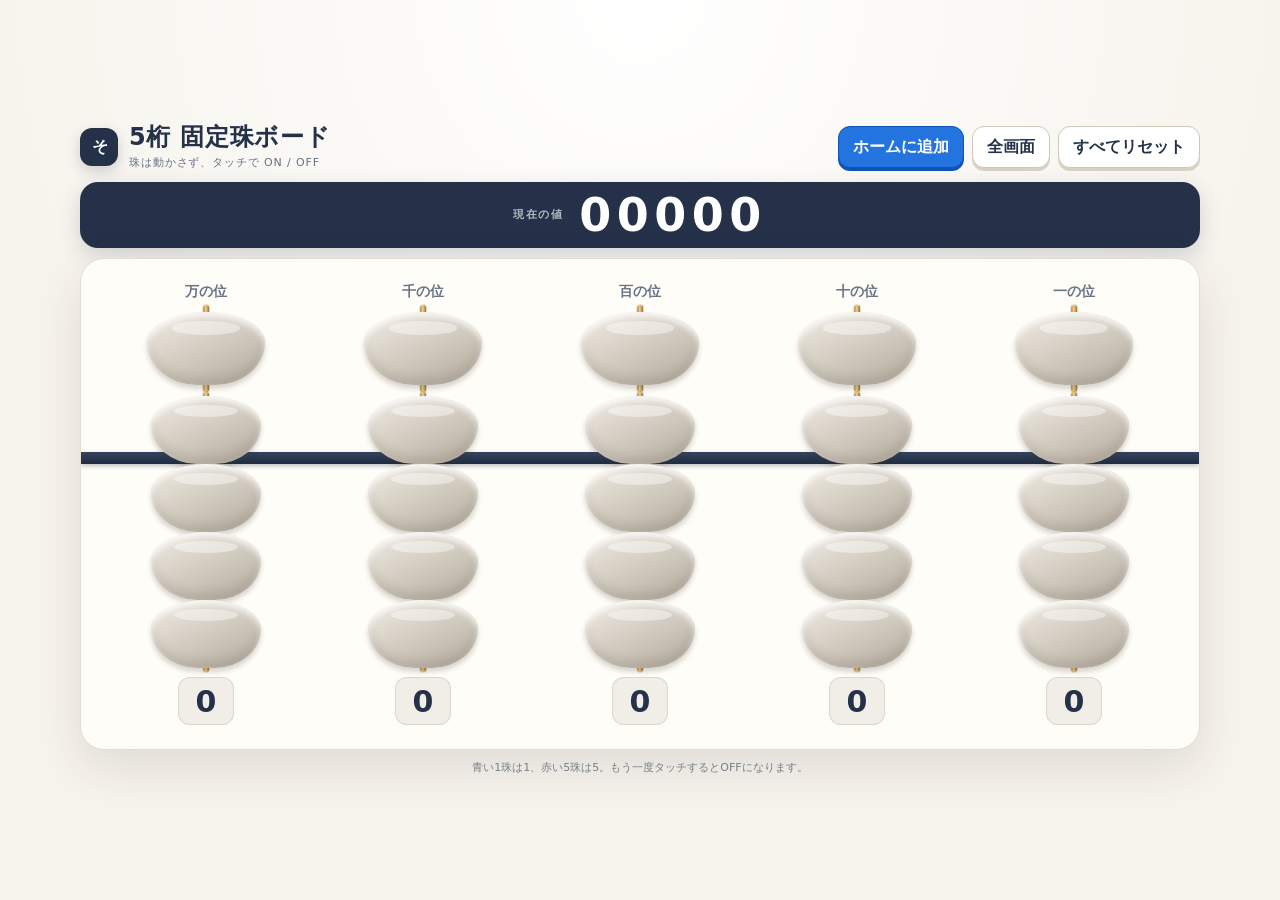
<file: index.html>
<!doctype html>
<html lang="ja">
<head>
  <meta charset="utf-8">
  <meta name="viewport" content="width=device-width,initial-scale=1,maximum-scale=1,user-scalable=no,viewport-fit=cover">
  <meta name="theme-color" content="#f4f0e8">
  <meta name="apple-mobile-web-app-capable" content="yes">
  <meta name="apple-mobile-web-app-status-bar-style" content="default">
  <meta name="apple-mobile-web-app-title" content="そろボード">
  <link rel="manifest" href="manifest.webmanifest">
  <link rel="apple-touch-icon" href="icon-192.png">
  <title>そろタッチ｜5桁 固定珠ボード</title>
  <style>
    :root{--ink:#243149;--muted:#667085;--paper:#f7f4ed;--panel:#fffdf8;--line:#d8d2c5;--blue:#2474df;--blue2:#0d54b6;--red:#ef6a5b;--red2:#c83e35;--shadow:0 18px 50px rgba(46,42,34,.12)}
    *{box-sizing:border-box;-webkit-tap-highlight-color:transparent}
    html,body{min-height:100%;margin:0}
    body{font-family:ui-rounded,"Hiragino Maru Gothic ProN","Yu Gothic",system-ui,sans-serif;color:var(--ink);background:radial-gradient(circle at 50% 0,#fff 0,var(--paper) 58%);overscroll-behavior:none}
    button{font:inherit}
    .app{min-height:100vh;min-height:100dvh;display:flex;flex-direction:column;padding:max(14px,env(safe-area-inset-top)) max(14px,env(safe-area-inset-right)) max(14px,env(safe-area-inset-bottom)) max(14px,env(safe-area-inset-left));gap:12px}
    header{width:min(1120px,100%);margin:auto auto 0;display:flex;align-items:center;justify-content:space-between;gap:16px}
    .brand{display:flex;align-items:center;gap:11px;min-width:0}
    .mark{width:38px;height:38px;border-radius:12px;background:var(--ink);display:grid;place-items:center;color:white;font-weight:900;letter-spacing:-.1em;box-shadow:0 5px 14px rgba(36,49,73,.2)}
    .titles h1{font-size:clamp(16px,2.4vw,24px);line-height:1.1;margin:0;letter-spacing:.03em}
    .titles p{font-size:11px;margin:4px 0 0;color:var(--muted);letter-spacing:.08em}
    .actions{display:flex;align-items:center;gap:8px}.action{border:1px solid #cec7ba;background:#fff;color:var(--ink);border-radius:12px;min-height:42px;padding:0 14px;font-weight:800;cursor:pointer;box-shadow:0 3px 0 #d8d1c4;touch-action:manipulation;white-space:nowrap}.action.primary{background:var(--blue);border-color:var(--blue2);color:white;box-shadow:0 3px 0 var(--blue2)}
    .action:active{transform:translateY(2px);box-shadow:0 1px 0 #d8d1c4}.action[hidden]{display:none}
    main{width:min(1120px,100%);margin:0 auto auto;display:flex;flex-direction:column;gap:10px;min-height:0}
    .readout{background:var(--ink);color:white;border-radius:18px;padding:10px 18px;display:flex;align-items:center;justify-content:center;gap:16px;box-shadow:0 7px 22px rgba(36,49,73,.18)}
    .readout-label{font-size:11px;font-weight:800;letter-spacing:.14em;opacity:.66}
    #total{font-variant-numeric:tabular-nums;font-size:clamp(28px,5vw,46px);font-weight:900;line-height:1;letter-spacing:.12em}
    .board{position:relative;isolation:isolate;display:grid;grid-template-columns:repeat(5,minmax(0,1fr));gap:clamp(5px,1.2vw,15px);padding:clamp(12px,2.2vw,24px);background:var(--panel);border:1px solid #e2ddd3;border-radius:24px;box-shadow:var(--shadow);overflow:hidden}
    .board:before{content:"";position:absolute;left:0;right:0;top:39.5%;height:clamp(7px,1vw,12px);background:linear-gradient(#35445f,#1f2b40);box-shadow:0 2px 5px rgba(31,43,64,.3);z-index:-1}
    .column{position:relative;display:grid;grid-template-rows:auto minmax(52px,1fr) minmax(172px,3.2fr) auto;min-width:0;text-align:center}
    .place{font-size:clamp(10px,1.5vw,14px);font-weight:800;color:#697386;padding-bottom:4px;white-space:nowrap}
    .deck{position:relative;display:flex;align-items:center;justify-content:center}
    .deck.lower{flex-direction:column;justify-content:space-evenly;padding:4px 0}
    .rod{position:absolute;top:0;bottom:0;width:clamp(3px,.45vw,6px);left:50%;transform:translateX(-50%);border-radius:5px;background:linear-gradient(90deg,#b78645,#f0cf8b 45%,#9b6b36);z-index:-1;box-shadow:0 0 0 1px rgba(116,78,32,.15)}
    .bead{position:relative;width:min(78%,110px);height:clamp(38px,6.5vw,68px);border:0;padding:0;border-radius:50% 50% 42% 42% / 42% 42% 58% 58%;cursor:pointer;touch-action:none;user-select:none;-webkit-user-select:none;background:linear-gradient(155deg,#ece7df 8%,#cfc8bc 55%,#afa79a);box-shadow:inset 0 4px 6px rgba(255,255,255,.8),inset 0 -7px 9px rgba(75,65,50,.12),0 4px 5px rgba(62,54,44,.2);transition:filter .12s,box-shadow .12s,transform .12s}
    .bead:after{content:"";position:absolute;left:21%;right:21%;top:13%;height:18%;border-radius:50%;background:rgba(255,255,255,.42)}
    .bead[data-value="5"]{width:min(84%,118px);height:clamp(41px,7vw,73px)}
    .bead.on[data-value="1"]{background:linear-gradient(155deg,#70b2ff 6%,var(--blue) 52%,var(--blue2));box-shadow:inset 0 4px 7px rgba(255,255,255,.42),inset 0 -8px 10px rgba(0,38,102,.2),0 0 0 3px rgba(36,116,223,.16),0 5px 8px rgba(16,74,153,.25)}
    .bead.on[data-value="5"]{background:linear-gradient(155deg,#ff9a8e 6%,var(--red) 52%,var(--red2));box-shadow:inset 0 4px 7px rgba(255,255,255,.4),inset 0 -8px 10px rgba(101,18,12,.18),0 0 0 3px rgba(239,106,91,.17),0 5px 8px rgba(141,42,34,.24)}
    .bead.pressed{filter:brightness(.92);transform:scale(.95)}
    .bead:focus-visible{outline:4px solid #f2b84b;outline-offset:3px}
    .digit{display:grid;place-items:center;margin:5px auto 0;width:clamp(38px,5vw,56px);height:clamp(34px,4.5vw,48px);border-radius:12px;background:#f1eee7;color:var(--ink);font-size:clamp(20px,3vw,30px);font-weight:900;font-variant-numeric:tabular-nums;box-shadow:inset 0 0 0 1px #ddd7cb}
    .hint{text-align:center;color:#7b8492;font-size:11px;line-height:1.4;margin:0}
    dialog{border:0;border-radius:20px;padding:0;width:min(390px,calc(100% - 28px));color:var(--ink);box-shadow:0 24px 80px rgba(18,27,43,.28)}dialog::backdrop{background:rgba(21,29,43,.54);backdrop-filter:blur(3px)}.dialog-body{padding:24px}.dialog-body h2{margin:0 0 10px;font-size:21px}.dialog-body p{margin:0 0 18px;color:var(--muted);font-size:14px;line-height:1.7}.dialog-body .action{width:100%}
    @media (orientation:landscape) and (max-height:620px){.app{padding-top:8px;padding-bottom:8px;gap:7px}header{margin-top:0}.titles p{display:none}.mark{width:32px;height:32px}.readout{padding:7px 15px;border-radius:14px}.board{padding:8px 18px 9px}.column{grid-template-rows:auto minmax(40px,1fr) minmax(135px,3.2fr) auto}.bead{height:clamp(30px,8vh,48px)}.bead[data-value="5"]{height:clamp(32px,9vh,52px)}.digit{height:32px;font-size:21px}.hint{display:none}}
    @media (max-width:640px){.action{font-size:12px;min-height:39px;padding:0 10px}.action .wide{display:none}.actions{gap:5px}}
    @media (max-width:520px) and (orientation:portrait){.app{gap:8px}.titles p{display:none}.readout{padding:9px 12px}.readout-label{display:none}.board{gap:3px;padding:10px 5px;border-radius:18px}.board:before{top:38%}.column{grid-template-rows:auto minmax(70px,1fr) minmax(285px,4fr) auto}.place{font-size:9px}.bead{width:90%;height:clamp(40px,11vw,55px)}.bead[data-value="5"]{width:94%;height:clamp(43px,12vw,60px)}.digit{width:36px;height:34px;font-size:20px}}
    @media (prefers-reduced-motion:reduce){*{transition:none!important}}
  </style>
</head>
<body>
  <div class="app">
    <header>
      <div class="brand"><div class="mark" aria-hidden="true">そ</div><div class="titles"><h1>5桁 固定珠ボード</h1><p>珠は動かさず、タッチで ON / OFF</p></div></div>
      <div class="actions">
        <button class="action primary" id="install" type="button"><span class="wide">ホームに</span>追加</button>
        <button class="action" id="fullscreen" type="button">全画面</button>
        <button class="action" id="reset" type="button"><span class="wide">すべて</span>リセット</button>
      </div>
    </header>
    <main>
      <section class="readout" aria-live="polite"><span class="readout-label">現在の値</span><output id="total">00000</output></section>
      <section class="board" id="board" aria-label="5桁の固定珠そろばん"></section>
      <p class="hint">青い1珠は1、赤い5珠は5。もう一度タッチするとOFFになります。</p>
    </main>
  </div>
  <dialog id="installHelp"><div class="dialog-body"><h2>ホーム画面に追加</h2><p id="installText"></p><button class="action primary" id="closeHelp" type="button">わかりました</button></div></dialog>
  <script>
    (() => {
      'use strict';
      const places = ['万の位','千の位','百の位','十の位','一の位'];
      const board = document.getElementById('board');
      const total = document.getElementById('total');
      const activePointers = new Map();
      let installPrompt = null;
      const MOVE_LIMIT = 14;

      const makeBead = (column, value, index) => {
        const bead = document.createElement('button');
        bead.type = 'button';
        bead.className = 'bead';
        bead.dataset.column = String(column);
        bead.dataset.value = String(value);
        bead.dataset.index = String(index);
        bead.setAttribute('aria-pressed','false');
        bead.setAttribute('aria-label', `${places[column]}の${value === 5 ? '5珠' : `${index + 1}個目の1珠`}、OFF`);
        return bead;
      };

      places.forEach((place, columnIndex) => {
        const column = document.createElement('section');
        column.className = 'column';
        column.dataset.column = String(columnIndex);
        column.innerHTML = `<div class="place">${place}</div>`;
        const upper = document.createElement('div');
        upper.className = 'deck upper';
        upper.innerHTML = '<i class="rod" aria-hidden="true"></i>';
        upper.append(makeBead(columnIndex, 5, 0));
        const lower = document.createElement('div');
        lower.className = 'deck lower';
        lower.innerHTML = '<i class="rod" aria-hidden="true"></i>';
        for (let i=0;i<4;i++) lower.append(makeBead(columnIndex, 1, i));
        const digit = document.createElement('output');
        digit.className = 'digit';
        digit.textContent = '0';
        digit.setAttribute('aria-label', `${place}の値`);
        column.append(upper, lower, digit);
        board.append(column);
      });

      function update(){
        const digits = [...board.querySelectorAll('.column')].map(column => {
          const value = [...column.querySelectorAll('.bead.on')].reduce((sum,b) => sum + Number(b.dataset.value), 0);
          column.querySelector('.digit').textContent = String(value);
          return value;
        });
        total.textContent = digits.join('');
      }

      function setBeadState(bead,on){
        bead.classList.toggle('on',on);
        bead.setAttribute('aria-pressed',String(on));
        const value=Number(bead.dataset.value);
        const name=value===5?'5珠':`${Number(bead.dataset.index)+1}個目の1珠`;
        bead.setAttribute('aria-label',`${places[Number(bead.dataset.column)]}の${name}、${on?'ON':'OFF'}`);
      }

      function toggle(bead){
        if(Number(bead.dataset.value)===5){
          setBeadState(bead,!bead.classList.contains('on'));
        }else{
          const column=bead.closest('.column');
          const touchedIndex=Number(bead.dataset.index);
          const lowerBeads=[...column.querySelectorAll('.bead[data-value="1"]')];
          const currentCount=lowerBeads.filter(b=>b.classList.contains('on')).length;
          // 消灯中の珠ならそこまでまとめてON、点灯中の珠ならそこから下をまとめてOFF。
          const nextCount=touchedIndex<currentCount?touchedIndex:touchedIndex+1;
          lowerBeads.forEach((b,index)=>setBeadState(b,index<nextCount));
        }
        update();
      }

      board.addEventListener('pointerdown', e => {
        const bead = e.target.closest('.bead');
        if (!bead || activePointers.has(e.pointerId)) return;
        e.preventDefault();
        activePointers.set(e.pointerId,{bead,x:e.clientX,y:e.clientY,moved:false});
        bead.classList.add('pressed');
        try{ bead.setPointerCapture(e.pointerId); }catch(_){ }
      });
      board.addEventListener('pointermove', e => {
        const p = activePointers.get(e.pointerId);
        if (!p) return;
        if (Math.hypot(e.clientX-p.x,e.clientY-p.y) > MOVE_LIMIT){p.moved=true;p.bead.classList.remove('pressed')}
      });
      const finish = (e,cancelled=false) => {
        const p = activePointers.get(e.pointerId);
        if (!p) return;
        p.bead.classList.remove('pressed');
        if (!cancelled && !p.moved) toggle(p.bead);
        activePointers.delete(e.pointerId);
      };
      board.addEventListener('pointerup', e => finish(e));
      board.addEventListener('pointercancel', e => finish(e,true));
      board.addEventListener('lostpointercapture', e => {
        const p=activePointers.get(e.pointerId);
        if(p){p.bead.classList.remove('pressed');activePointers.delete(e.pointerId)}
      });
      document.getElementById('reset').addEventListener('click', () => {
        activePointers.clear();
        board.querySelectorAll('.bead').forEach(bead => {
          bead.classList.remove('on','pressed');
          bead.setAttribute('aria-pressed','false');
          const value=Number(bead.dataset.value), name=value===5?'5珠':`${Number(bead.dataset.index)+1}個目の1珠`;
          bead.setAttribute('aria-label',`${places[Number(bead.dataset.column)]}の${name}、OFF`);
        });
        update();
      });
      window.addEventListener('blur',() => {
        board.querySelectorAll('.pressed').forEach(b=>b.classList.remove('pressed'));
        activePointers.clear();
      });
      const fullscreenButton=document.getElementById('fullscreen');
      const syncFullscreen=()=>fullscreenButton.textContent=document.fullscreenElement?'全画面を終了':'全画面';
      fullscreenButton.addEventListener('click',async()=>{
        try{
          if(document.fullscreenElement) await document.exitFullscreen();
          else if(document.documentElement.requestFullscreen) await document.documentElement.requestFullscreen({navigationUI:'hide'});
          else showInstallHelp('この端末では、ホーム画面に追加して起動するとブラウザ部分を隠して大きく表示できます。');
        }catch(_){showInstallHelp('ブラウザのメニューから「全画面」を選んでください。');}
      });
      document.addEventListener('fullscreenchange',syncFullscreen);

      const installButton=document.getElementById('install');
      const installHelp=document.getElementById('installHelp');
      const installText=document.getElementById('installText');
      function showInstallHelp(message){installText.textContent=message;installHelp.showModal();}
      document.getElementById('closeHelp').addEventListener('click',()=>installHelp.close());
      installButton.addEventListener('click',async()=>{
        if(installPrompt){installPrompt.prompt();await installPrompt.userChoice;installPrompt=null;installButton.hidden=true;return;}
        const ios=/iphone|ipad|ipod/i.test(navigator.userAgent);
        showInstallHelp(ios?'Safari下部の共有ボタンを押し、「ホーム画面に追加」を選んでください。':'ブラウザのメニューから「ホーム画面に追加」または「アプリをインストール」を選んでください。');
      });
      window.addEventListener('beforeinstallprompt',e=>{e.preventDefault();installPrompt=e;installButton.hidden=false;});
      window.addEventListener('appinstalled',()=>{installPrompt=null;installButton.hidden=true;});
      if(matchMedia('(display-mode: standalone)').matches||navigator.standalone===true) installButton.hidden=true;
      if('serviceWorker' in navigator && location.protocol.startsWith('http')) window.addEventListener('load',()=>navigator.serviceWorker.register('./sw.js'));
      update();
    })();
  </script>
</body>
</html>
</file>
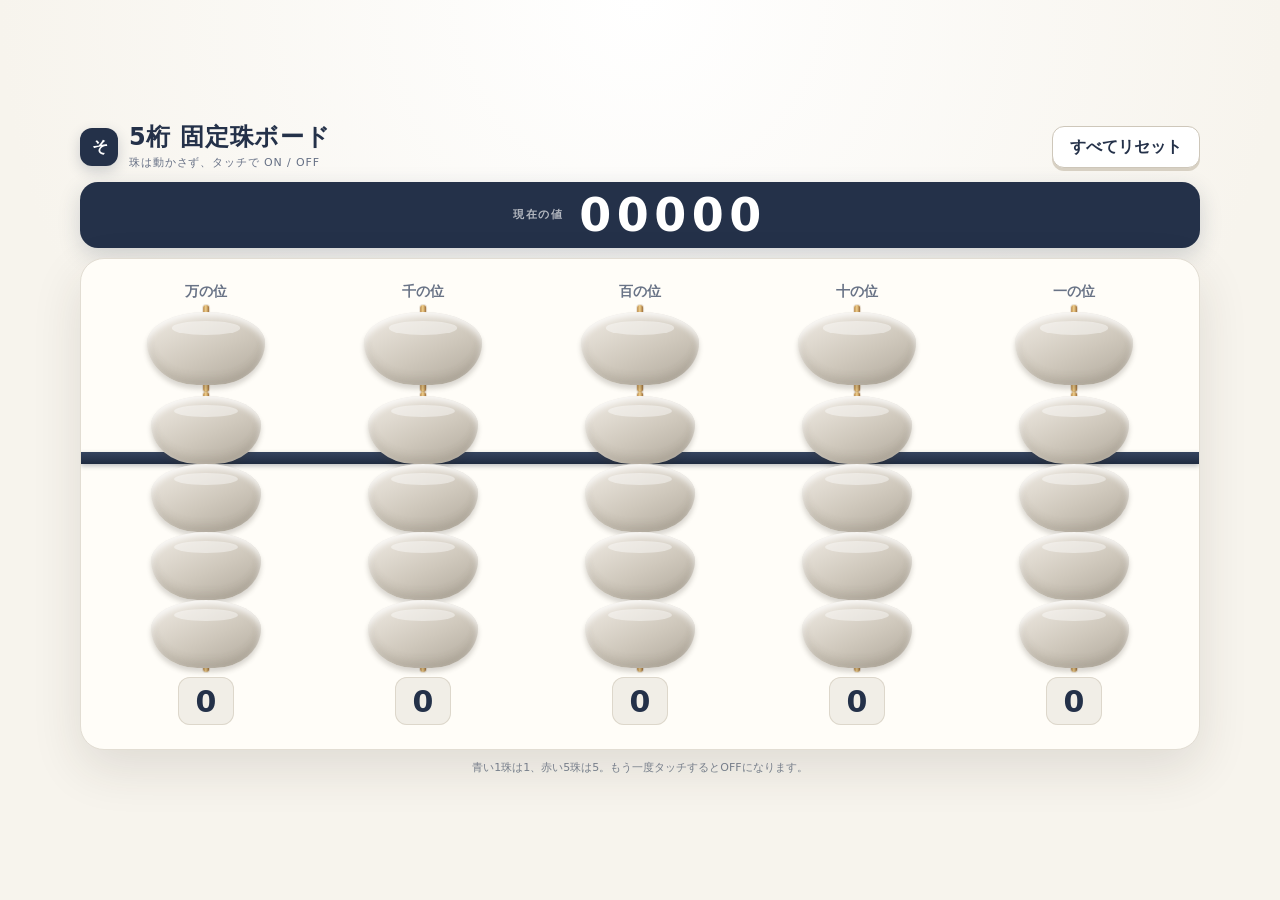
<file: sorotouch-5digit-board.html>
<!doctype html>
<html lang="ja">
<head>
  <meta charset="utf-8">
  <meta name="viewport" content="width=device-width,initial-scale=1,maximum-scale=1,user-scalable=no,viewport-fit=cover">
  <meta name="theme-color" content="#f4f0e8">
  <title>そろタッチ｜5桁 固定珠ボード</title>
  <style>
    :root{--ink:#243149;--muted:#667085;--paper:#f7f4ed;--panel:#fffdf8;--line:#d8d2c5;--blue:#2474df;--blue2:#0d54b6;--red:#ef6a5b;--red2:#c83e35;--shadow:0 18px 50px rgba(46,42,34,.12)}
    *{box-sizing:border-box;-webkit-tap-highlight-color:transparent}
    html,body{min-height:100%;margin:0}
    body{font-family:ui-rounded,"Hiragino Maru Gothic ProN","Yu Gothic",system-ui,sans-serif;color:var(--ink);background:radial-gradient(circle at 50% 0,#fff 0,var(--paper) 58%);overscroll-behavior:none}
    button{font:inherit}
    .app{min-height:100vh;min-height:100dvh;display:flex;flex-direction:column;padding:max(14px,env(safe-area-inset-top)) max(14px,env(safe-area-inset-right)) max(14px,env(safe-area-inset-bottom)) max(14px,env(safe-area-inset-left));gap:12px}
    header{width:min(1120px,100%);margin:auto auto 0;display:flex;align-items:center;justify-content:space-between;gap:16px}
    .brand{display:flex;align-items:center;gap:11px;min-width:0}
    .mark{width:38px;height:38px;border-radius:12px;background:var(--ink);display:grid;place-items:center;color:white;font-weight:900;letter-spacing:-.1em;box-shadow:0 5px 14px rgba(36,49,73,.2)}
    .titles h1{font-size:clamp(16px,2.4vw,24px);line-height:1.1;margin:0;letter-spacing:.03em}
    .titles p{font-size:11px;margin:4px 0 0;color:var(--muted);letter-spacing:.08em}
    .reset{border:1px solid #cec7ba;background:#fff;color:var(--ink);border-radius:12px;min-height:42px;padding:0 17px;font-weight:800;cursor:pointer;box-shadow:0 3px 0 #d8d1c4;touch-action:manipulation}
    .reset:active{transform:translateY(2px);box-shadow:0 1px 0 #d8d1c4}
    main{width:min(1120px,100%);margin:0 auto auto;display:flex;flex-direction:column;gap:10px;min-height:0}
    .readout{background:var(--ink);color:white;border-radius:18px;padding:10px 18px;display:flex;align-items:center;justify-content:center;gap:16px;box-shadow:0 7px 22px rgba(36,49,73,.18)}
    .readout-label{font-size:11px;font-weight:800;letter-spacing:.14em;opacity:.66}
    #total{font-variant-numeric:tabular-nums;font-size:clamp(28px,5vw,46px);font-weight:900;line-height:1;letter-spacing:.12em}
    .board{position:relative;isolation:isolate;display:grid;grid-template-columns:repeat(5,minmax(0,1fr));gap:clamp(5px,1.2vw,15px);padding:clamp(12px,2.2vw,24px);background:var(--panel);border:1px solid #e2ddd3;border-radius:24px;box-shadow:var(--shadow);overflow:hidden}
    .board:before{content:"";position:absolute;left:0;right:0;top:39.5%;height:clamp(7px,1vw,12px);background:linear-gradient(#35445f,#1f2b40);box-shadow:0 2px 5px rgba(31,43,64,.3);z-index:-1}
    .column{position:relative;display:grid;grid-template-rows:auto minmax(52px,1fr) minmax(172px,3.2fr) auto;min-width:0;text-align:center}
    .place{font-size:clamp(10px,1.5vw,14px);font-weight:800;color:#697386;padding-bottom:4px;white-space:nowrap}
    .deck{position:relative;display:flex;align-items:center;justify-content:center}
    .deck.lower{flex-direction:column;justify-content:space-evenly;padding:4px 0}
    .rod{position:absolute;top:0;bottom:0;width:clamp(3px,.45vw,6px);left:50%;transform:translateX(-50%);border-radius:5px;background:linear-gradient(90deg,#b78645,#f0cf8b 45%,#9b6b36);z-index:-1;box-shadow:0 0 0 1px rgba(116,78,32,.15)}
    .bead{position:relative;width:min(78%,110px);height:clamp(38px,6.5vw,68px);border:0;padding:0;border-radius:50% 50% 42% 42% / 42% 42% 58% 58%;cursor:pointer;touch-action:none;user-select:none;-webkit-user-select:none;background:linear-gradient(155deg,#ece7df 8%,#cfc8bc 55%,#afa79a);box-shadow:inset 0 4px 6px rgba(255,255,255,.8),inset 0 -7px 9px rgba(75,65,50,.12),0 4px 5px rgba(62,54,44,.2);transition:filter .12s,box-shadow .12s,transform .12s}
    .bead:after{content:"";position:absolute;left:21%;right:21%;top:13%;height:18%;border-radius:50%;background:rgba(255,255,255,.42)}
    .bead[data-value="5"]{width:min(84%,118px);height:clamp(41px,7vw,73px)}
    .bead.on[data-value="1"]{background:linear-gradient(155deg,#70b2ff 6%,var(--blue) 52%,var(--blue2));box-shadow:inset 0 4px 7px rgba(255,255,255,.42),inset 0 -8px 10px rgba(0,38,102,.2),0 0 0 3px rgba(36,116,223,.16),0 5px 8px rgba(16,74,153,.25)}
    .bead.on[data-value="5"]{background:linear-gradient(155deg,#ff9a8e 6%,var(--red) 52%,var(--red2));box-shadow:inset 0 4px 7px rgba(255,255,255,.4),inset 0 -8px 10px rgba(101,18,12,.18),0 0 0 3px rgba(239,106,91,.17),0 5px 8px rgba(141,42,34,.24)}
    .bead.pressed{filter:brightness(.92);transform:scale(.95)}
    .bead:focus-visible{outline:4px solid #f2b84b;outline-offset:3px}
    .digit{display:grid;place-items:center;margin:5px auto 0;width:clamp(38px,5vw,56px);height:clamp(34px,4.5vw,48px);border-radius:12px;background:#f1eee7;color:var(--ink);font-size:clamp(20px,3vw,30px);font-weight:900;font-variant-numeric:tabular-nums;box-shadow:inset 0 0 0 1px #ddd7cb}
    .hint{text-align:center;color:#7b8492;font-size:11px;line-height:1.4;margin:0}
    @media (orientation:landscape) and (max-height:620px){.app{padding-top:8px;padding-bottom:8px;gap:7px}header{margin-top:0}.titles p{display:none}.mark{width:32px;height:32px}.readout{padding:7px 15px;border-radius:14px}.board{padding:8px 18px 9px}.column{grid-template-rows:auto minmax(40px,1fr) minmax(135px,3.2fr) auto}.bead{height:clamp(30px,8vh,48px)}.bead[data-value="5"]{height:clamp(32px,9vh,52px)}.digit{height:32px;font-size:21px}.hint{display:none}}
    @media (max-width:520px) and (orientation:portrait){.app{gap:8px}.titles p{display:none}.reset{padding:0 12px}.readout{padding:9px 12px}.readout-label{display:none}.board{gap:3px;padding:10px 5px;border-radius:18px}.board:before{top:38%}.column{grid-template-rows:auto minmax(70px,1fr) minmax(285px,4fr) auto}.place{font-size:9px}.bead{width:90%;height:clamp(40px,11vw,55px)}.bead[data-value="5"]{width:94%;height:clamp(43px,12vw,60px)}.digit{width:36px;height:34px;font-size:20px}}
    @media (prefers-reduced-motion:reduce){*{transition:none!important}}
  </style>
</head>
<body>
  <div class="app">
    <header>
      <div class="brand"><div class="mark" aria-hidden="true">そ</div><div class="titles"><h1>5桁 固定珠ボード</h1><p>珠は動かさず、タッチで ON / OFF</p></div></div>
      <button class="reset" id="reset" type="button">すべてリセット</button>
    </header>
    <main>
      <section class="readout" aria-live="polite"><span class="readout-label">現在の値</span><output id="total">00000</output></section>
      <section class="board" id="board" aria-label="5桁の固定珠そろばん"></section>
      <p class="hint">青い1珠は1、赤い5珠は5。もう一度タッチするとOFFになります。</p>
    </main>
  </div>
  <script>
    (() => {
      'use strict';
      const places = ['万の位','千の位','百の位','十の位','一の位'];
      const board = document.getElementById('board');
      const total = document.getElementById('total');
      const activePointers = new Map();
      const MOVE_LIMIT = 14;

      const makeBead = (column, value, index) => {
        const bead = document.createElement('button');
        bead.type = 'button';
        bead.className = 'bead';
        bead.dataset.column = String(column);
        bead.dataset.value = String(value);
        bead.dataset.index = String(index);
        bead.setAttribute('aria-pressed','false');
        bead.setAttribute('aria-label', `${places[column]}の${value === 5 ? '5珠' : `${index + 1}個目の1珠`}、OFF`);
        return bead;
      };

      places.forEach((place, columnIndex) => {
        const column = document.createElement('section');
        column.className = 'column';
        column.dataset.column = String(columnIndex);
        column.innerHTML = `<div class="place">${place}</div>`;
        const upper = document.createElement('div');
        upper.className = 'deck upper';
        upper.innerHTML = '<i class="rod" aria-hidden="true"></i>';
        upper.append(makeBead(columnIndex, 5, 0));
        const lower = document.createElement('div');
        lower.className = 'deck lower';
        lower.innerHTML = '<i class="rod" aria-hidden="true"></i>';
        for (let i=0;i<4;i++) lower.append(makeBead(columnIndex, 1, i));
        const digit = document.createElement('output');
        digit.className = 'digit';
        digit.textContent = '0';
        digit.setAttribute('aria-label', `${place}の値`);
        column.append(upper, lower, digit);
        board.append(column);
      });

      function update(){
        const digits = [...board.querySelectorAll('.column')].map(column => {
          const value = [...column.querySelectorAll('.bead.on')].reduce((sum,b) => sum + Number(b.dataset.value), 0);
          column.querySelector('.digit').textContent = String(value);
          return value;
        });
        total.textContent = digits.join('');
      }

      function setBeadState(bead,on){
        bead.classList.toggle('on',on);
        bead.setAttribute('aria-pressed',String(on));
        const value=Number(bead.dataset.value);
        const name=value===5?'5珠':`${Number(bead.dataset.index)+1}個目の1珠`;
        bead.setAttribute('aria-label',`${places[Number(bead.dataset.column)]}の${name}、${on?'ON':'OFF'}`);
      }

      function toggle(bead){
        if(Number(bead.dataset.value)===5){
          setBeadState(bead,!bead.classList.contains('on'));
        }else{
          const column=bead.closest('.column');
          const touchedIndex=Number(bead.dataset.index);
          const lowerBeads=[...column.querySelectorAll('.bead[data-value="1"]')];
          const currentCount=lowerBeads.filter(b=>b.classList.contains('on')).length;
          // 消灯中の珠ならそこまでまとめてON、点灯中の珠ならそこから下をまとめてOFF。
          const nextCount=touchedIndex<currentCount?touchedIndex:touchedIndex+1;
          lowerBeads.forEach((b,index)=>setBeadState(b,index<nextCount));
        }
        update();
      }

      board.addEventListener('pointerdown', e => {
        const bead = e.target.closest('.bead');
        if (!bead || activePointers.has(e.pointerId)) return;
        e.preventDefault();
        activePointers.set(e.pointerId,{bead,x:e.clientX,y:e.clientY,moved:false});
        bead.classList.add('pressed');
        try{ bead.setPointerCapture(e.pointerId); }catch(_){ }
      });
      board.addEventListener('pointermove', e => {
        const p = activePointers.get(e.pointerId);
        if (!p) return;
        if (Math.hypot(e.clientX-p.x,e.clientY-p.y) > MOVE_LIMIT){p.moved=true;p.bead.classList.remove('pressed')}
      });
      const finish = (e,cancelled=false) => {
        const p = activePointers.get(e.pointerId);
        if (!p) return;
        p.bead.classList.remove('pressed');
        if (!cancelled && !p.moved) toggle(p.bead);
        activePointers.delete(e.pointerId);
      };
      board.addEventListener('pointerup', e => finish(e));
      board.addEventListener('pointercancel', e => finish(e,true));
      board.addEventListener('lostpointercapture', e => {
        const p=activePointers.get(e.pointerId);
        if(p){p.bead.classList.remove('pressed');activePointers.delete(e.pointerId)}
      });
      document.getElementById('reset').addEventListener('click', () => {
        activePointers.clear();
        board.querySelectorAll('.bead').forEach(bead => {
          bead.classList.remove('on','pressed');
          bead.setAttribute('aria-pressed','false');
          const value=Number(bead.dataset.value), name=value===5?'5珠':`${Number(bead.dataset.index)+1}個目の1珠`;
          bead.setAttribute('aria-label',`${places[Number(bead.dataset.column)]}の${name}、OFF`);
        });
        update();
      });
      window.addEventListener('blur',() => {
        board.querySelectorAll('.pressed').forEach(b=>b.classList.remove('pressed'));
        activePointers.clear();
      });
      update();
    })();
  </script>
</body>
</html>
</file>
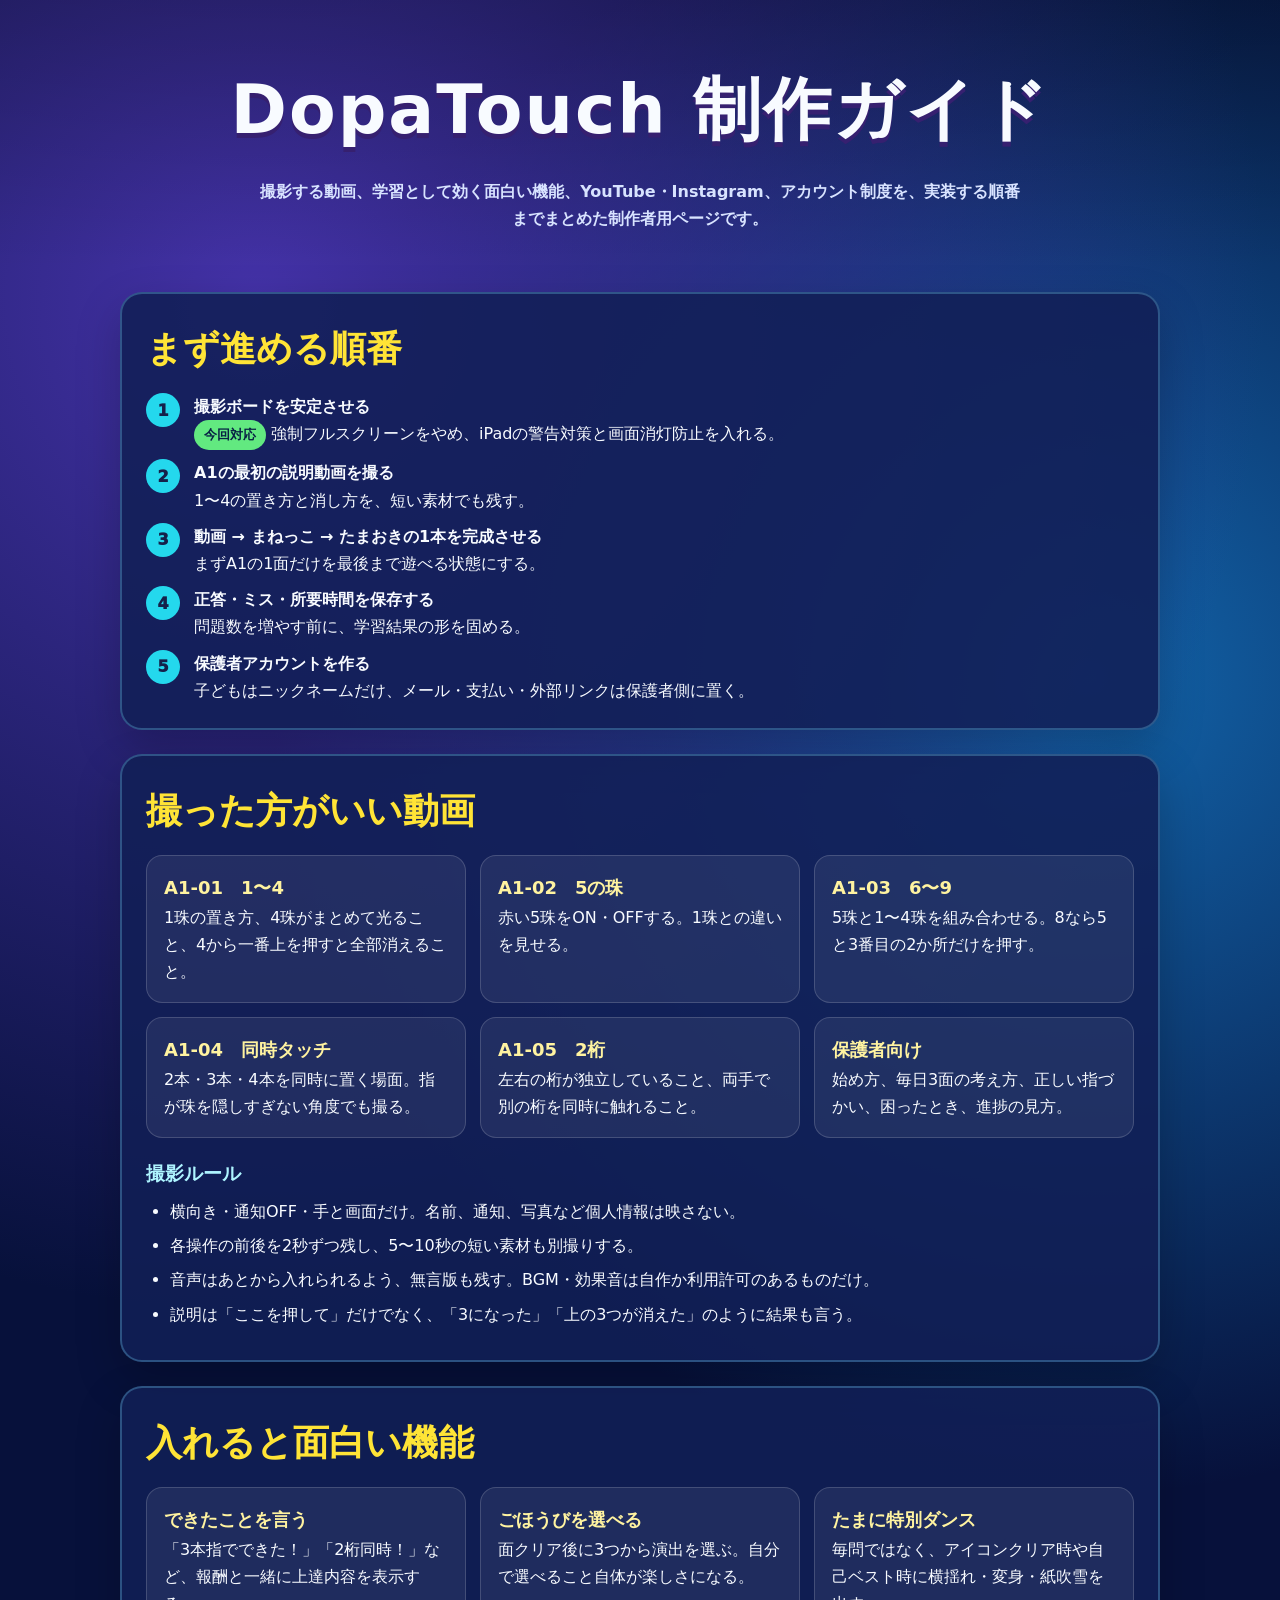
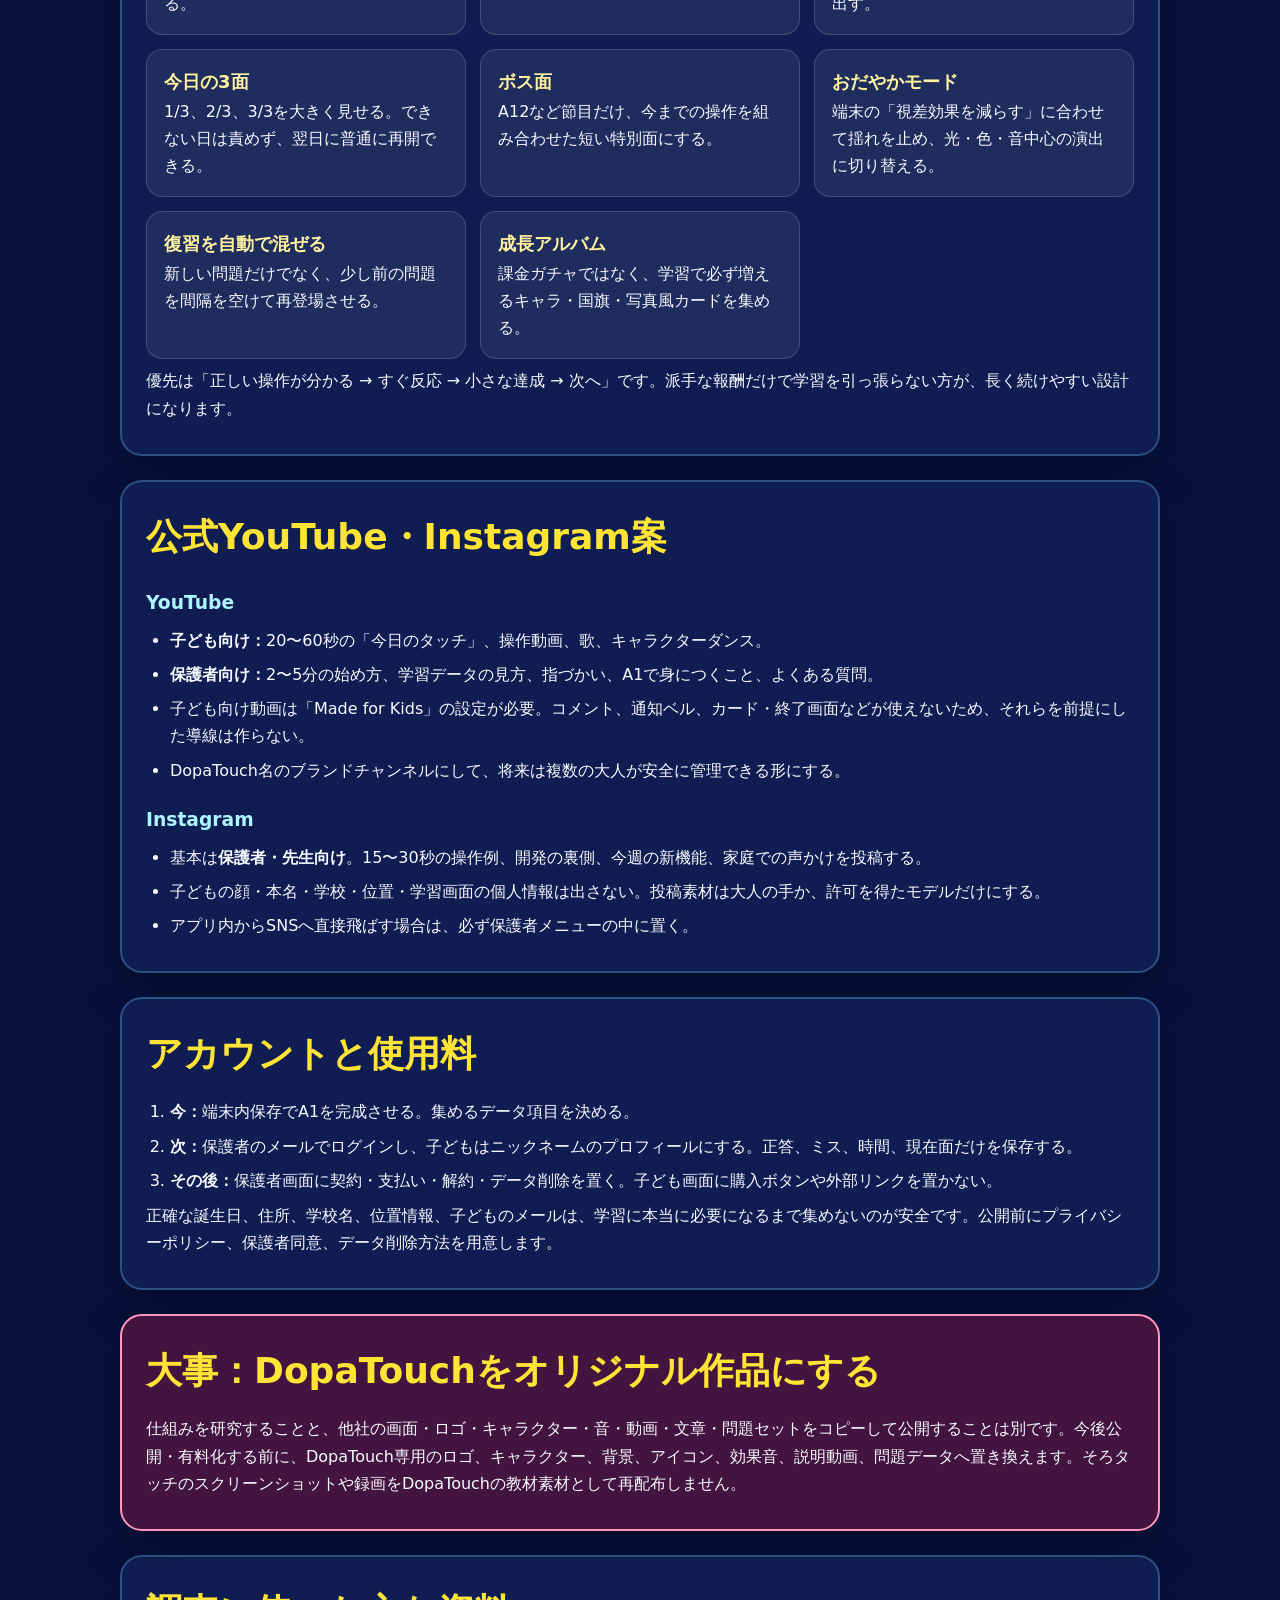
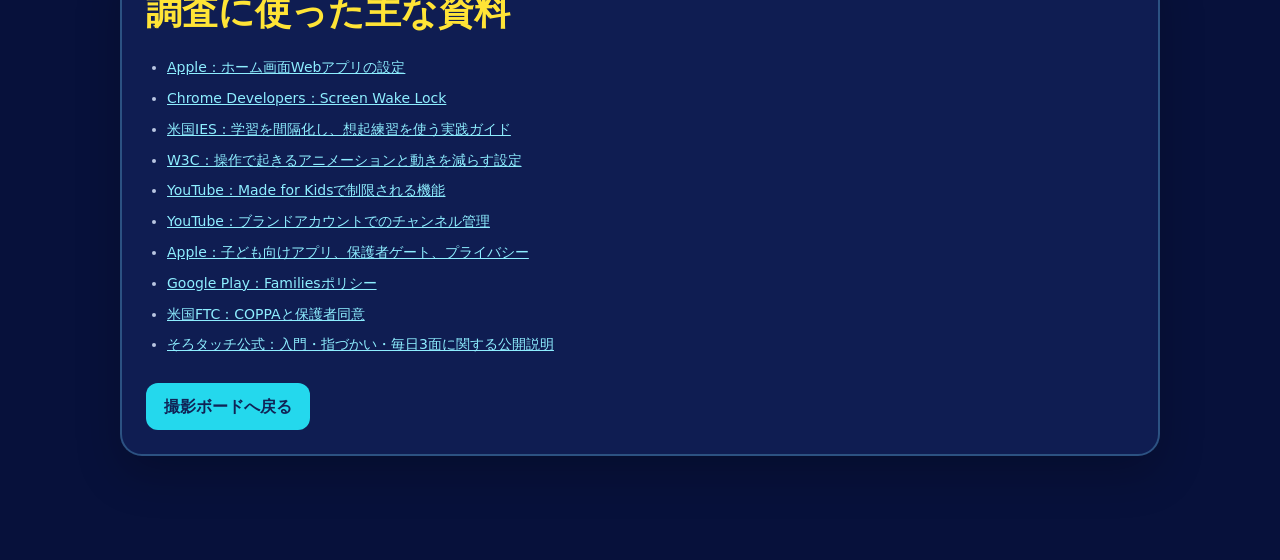
<file: dopa-touch-a1/production-guide.html>
<!doctype html>
<html lang="ja">
<head>
  <meta charset="utf-8">
  <meta name="viewport" content="width=device-width,initial-scale=1,viewport-fit=cover">
  <meta name="theme-color" content="#111b55">
  <title>DopaTouch 制作ガイド</title>
  <style>
    :root{color-scheme:dark;--ink:#f8fbff;--muted:#b9c6e2;--panel:#17245e;--cyan:#24d8ed;--yellow:#ffe436;--pink:#ff5fa1;--green:#62e980}
    *{box-sizing:border-box}
    body{margin:0;font-family:"Hiragino Maru Gothic ProN","Yu Gothic",Meiryo,system-ui,sans-serif;color:var(--ink);background:radial-gradient(circle at 20% 8%,#4432a8 0,transparent 28%),radial-gradient(circle at 85% 18%,#1264aa 0,transparent 25%),#07113b;line-height:1.7}
    a{color:#8eeeff}
    header{padding:52px 6vw 36px;text-align:center;background:linear-gradient(180deg,rgba(0,0,0,.2),transparent)}
    h1{margin:0;font-size:clamp(32px,6vw,68px);letter-spacing:.03em;text-shadow:0 5px 0 #362070}
    header p{max-width:760px;margin:10px auto 0;color:#d8e3ff;font-weight:700}
    main{width:min(1040px,92vw);margin:auto;padding-bottom:80px}
    section{margin:24px 0;padding:24px;border:2px solid rgba(120,220,255,.28);border-radius:22px;background:rgba(18,31,86,.88);box-shadow:0 18px 45px rgba(0,0,0,.22)}
    h2{margin:0 0 14px;color:var(--yellow);font-size:clamp(23px,3vw,36px)}
    h3{margin:20px 0 6px;color:#aef4ff}
    p{margin:8px 0}
    ol,ul{margin:8px 0;padding-left:1.5em}
    li{margin:7px 0}
    .status{display:inline-block;padding:4px 10px;border-radius:99px;color:#082144;background:var(--green);font-size:13px;font-weight:1000}
    .grid{display:grid;grid-template-columns:repeat(auto-fit,minmax(240px,1fr));gap:14px}
    .card{padding:17px;border:1px solid rgba(255,255,255,.16);border-radius:16px;background:rgba(255,255,255,.07)}
    .card strong{display:block;color:#fff3a0;font-size:18px}
    .priority{display:grid;grid-template-columns:auto 1fr;gap:9px 14px;align-items:start}
    .num{display:grid;place-items:center;width:34px;aspect-ratio:1;border-radius:50%;color:#15214a;background:var(--cyan);font-weight:1000}
    .warn{border-color:#ff97bb;background:rgba(104,24,68,.62)}
    .source-list{font-size:14px;color:var(--muted)}
    .back{display:inline-block;margin-top:18px;padding:10px 18px;border-radius:12px;color:#102356;background:var(--cyan);font-weight:1000;text-decoration:none}
    @media(max-width:600px){header{padding:34px 5vw 22px}section{padding:18px}.priority{grid-template-columns:1fr}.num{width:30px}}
  </style>
</head>
<body>
  <header>
    <h1>DopaTouch 制作ガイド</h1>
    <p>撮影する動画、学習として効く面白い機能、YouTube・Instagram、アカウント制度を、実装する順番までまとめた制作者用ページです。</p>
  </header>
  <main>
    <section>
      <h2>まず進める順番</h2>
      <div class="priority">
        <span class="num">1</span><div><strong>撮影ボードを安定させる</strong><br><span class="status">今回対応</span> 強制フルスクリーンをやめ、iPadの警告対策と画面消灯防止を入れる。</div>
        <span class="num">2</span><div><strong>A1の最初の説明動画を撮る</strong><br>1〜4の置き方と消し方を、短い素材でも残す。</div>
        <span class="num">3</span><div><strong>動画 → まねっこ → たまおきの1本を完成させる</strong><br>まずA1の1面だけを最後まで遊べる状態にする。</div>
        <span class="num">4</span><div><strong>正答・ミス・所要時間を保存する</strong><br>問題数を増やす前に、学習結果の形を固める。</div>
        <span class="num">5</span><div><strong>保護者アカウントを作る</strong><br>子どもはニックネームだけ、メール・支払い・外部リンクは保護者側に置く。</div>
      </div>
    </section>

    <section>
      <h2>撮った方がいい動画</h2>
      <div class="grid">
        <div class="card"><strong>A1-01　1〜4</strong>1珠の置き方、4珠がまとめて光ること、4から一番上を押すと全部消えること。</div>
        <div class="card"><strong>A1-02　5の珠</strong>赤い5珠をON・OFFする。1珠との違いを見せる。</div>
        <div class="card"><strong>A1-03　6〜9</strong>5珠と1〜4珠を組み合わせる。8なら5と3番目の2か所だけを押す。</div>
        <div class="card"><strong>A1-04　同時タッチ</strong>2本・3本・4本を同時に置く場面。指が珠を隠しすぎない角度でも撮る。</div>
        <div class="card"><strong>A1-05　2桁</strong>左右の桁が独立していること、両手で別の桁を同時に触れること。</div>
        <div class="card"><strong>保護者向け</strong>始め方、毎日3面の考え方、正しい指づかい、困ったとき、進捗の見方。</div>
      </div>
      <h3>撮影ルール</h3>
      <ul>
        <li>横向き・通知OFF・手と画面だけ。名前、通知、写真など個人情報は映さない。</li>
        <li>各操作の前後を2秒ずつ残し、5〜10秒の短い素材も別撮りする。</li>
        <li>音声はあとから入れられるよう、無言版も残す。BGM・効果音は自作か利用許可のあるものだけ。</li>
        <li>説明は「ここを押して」だけでなく、「3になった」「上の3つが消えた」のように結果も言う。</li>
      </ul>
    </section>

    <section>
      <h2>入れると面白い機能</h2>
      <div class="grid">
        <div class="card"><strong>できたことを言う</strong>「3本指でできた！」「2桁同時！」など、報酬と一緒に上達内容を表示する。</div>
        <div class="card"><strong>ごほうびを選べる</strong>面クリア後に3つから演出を選ぶ。自分で選べること自体が楽しさになる。</div>
        <div class="card"><strong>たまに特別ダンス</strong>毎問ではなく、アイコンクリア時や自己ベスト時に横揺れ・変身・紙吹雪を出す。</div>
        <div class="card"><strong>今日の3面</strong>1/3、2/3、3/3を大きく見せる。できない日は責めず、翌日に普通に再開できる。</div>
        <div class="card"><strong>ボス面</strong>A12など節目だけ、今までの操作を組み合わせた短い特別面にする。</div>
        <div class="card"><strong>おだやかモード</strong>端末の「視差効果を減らす」に合わせて揺れを止め、光・色・音中心の演出に切り替える。</div>
        <div class="card"><strong>復習を自動で混ぜる</strong>新しい問題だけでなく、少し前の問題を間隔を空けて再登場させる。</div>
        <div class="card"><strong>成長アルバム</strong>課金ガチャではなく、学習で必ず増えるキャラ・国旗・写真風カードを集める。</div>
      </div>
      <p>優先は「正しい操作が分かる → すぐ反応 → 小さな達成 → 次へ」です。派手な報酬だけで学習を引っ張らない方が、長く続けやすい設計になります。</p>
    </section>

    <section>
      <h2>公式YouTube・Instagram案</h2>
      <h3>YouTube</h3>
      <ul>
        <li><strong>子ども向け：</strong>20〜60秒の「今日のタッチ」、操作動画、歌、キャラクターダンス。</li>
        <li><strong>保護者向け：</strong>2〜5分の始め方、学習データの見方、指づかい、A1で身につくこと、よくある質問。</li>
        <li>子ども向け動画は「Made for Kids」の設定が必要。コメント、通知ベル、カード・終了画面などが使えないため、それらを前提にした導線は作らない。</li>
        <li>DopaTouch名のブランドチャンネルにして、将来は複数の大人が安全に管理できる形にする。</li>
      </ul>
      <h3>Instagram</h3>
      <ul>
        <li>基本は<strong>保護者・先生向け</strong>。15〜30秒の操作例、開発の裏側、今週の新機能、家庭での声かけを投稿する。</li>
        <li>子どもの顔・本名・学校・位置・学習画面の個人情報は出さない。投稿素材は大人の手か、許可を得たモデルだけにする。</li>
        <li>アプリ内からSNSへ直接飛ばす場合は、必ず保護者メニューの中に置く。</li>
      </ul>
    </section>

    <section>
      <h2>アカウントと使用料</h2>
      <ol>
        <li><strong>今：</strong>端末内保存でA1を完成させる。集めるデータ項目を決める。</li>
        <li><strong>次：</strong>保護者のメールでログインし、子どもはニックネームのプロフィールにする。正答、ミス、時間、現在面だけを保存する。</li>
        <li><strong>その後：</strong>保護者画面に契約・支払い・解約・データ削除を置く。子ども画面に購入ボタンや外部リンクを置かない。</li>
      </ol>
      <p>正確な誕生日、住所、学校名、位置情報、子どものメールは、学習に本当に必要になるまで集めないのが安全です。公開前にプライバシーポリシー、保護者同意、データ削除方法を用意します。</p>
    </section>

    <section class="warn">
      <h2>大事：DopaTouchをオリジナル作品にする</h2>
      <p>仕組みを研究することと、他社の画面・ロゴ・キャラクター・音・動画・文章・問題セットをコピーして公開することは別です。今後公開・有料化する前に、DopaTouch専用のロゴ、キャラクター、背景、アイコン、効果音、説明動画、問題データへ置き換えます。そろタッチのスクリーンショットや録画をDopaTouchの教材素材として再配布しません。</p>
    </section>

    <section>
      <h2>調査に使った主な資料</h2>
      <ul class="source-list">
        <li><a href="https://developer.apple.com/library/archive/documentation/AppleApplications/Reference/SafariWebContent/ConfiguringWebApplications/ConfiguringWebApplications.html">Apple：ホーム画面Webアプリの設定</a></li>
        <li><a href="https://developer.chrome.com/docs/capabilities/web-apis/wake-lock">Chrome Developers：Screen Wake Lock</a></li>
        <li><a href="https://ies.ed.gov/ncee/wwc/PracticeGuide/1">米国IES：学習を間隔化し、想起練習を使う実践ガイド</a></li>
        <li><a href="https://www.w3.org/WAI/WCAG22/Understanding/animation-from-interactions.html">W3C：操作で起きるアニメーションと動きを減らす設定</a></li>
        <li><a href="https://support.google.com/youtube/answer/9632097?hl=ja">YouTube：Made for Kidsで制限される機能</a></li>
        <li><a href="https://support.google.com/youtube/answer/4642409?hl=ja">YouTube：ブランドアカウントでのチャンネル管理</a></li>
        <li><a href="https://developer.apple.com/app-store/review/guidelines/">Apple：子ども向けアプリ、保護者ゲート、プライバシー</a></li>
        <li><a href="https://support.google.com/googleplay/android-developer/answer/17190352?hl=ja">Google Play：Familiesポリシー</a></li>
        <li><a href="https://www.ftc.gov/system/files/ftc_gov/pdf/coppa_sbp_1.16_0.pdf">米国FTC：COPPAと保護者同意</a></li>
        <li><a href="https://www.sorotouch.jp/nyumonhen/">そろタッチ公式：入門・指づかい・毎日3面に関する公開説明</a></li>
      </ul>
      <a class="back" href="video-board.html">撮影ボードへ戻る</a>
    </section>
  </main>
</body>
</html>
</file>
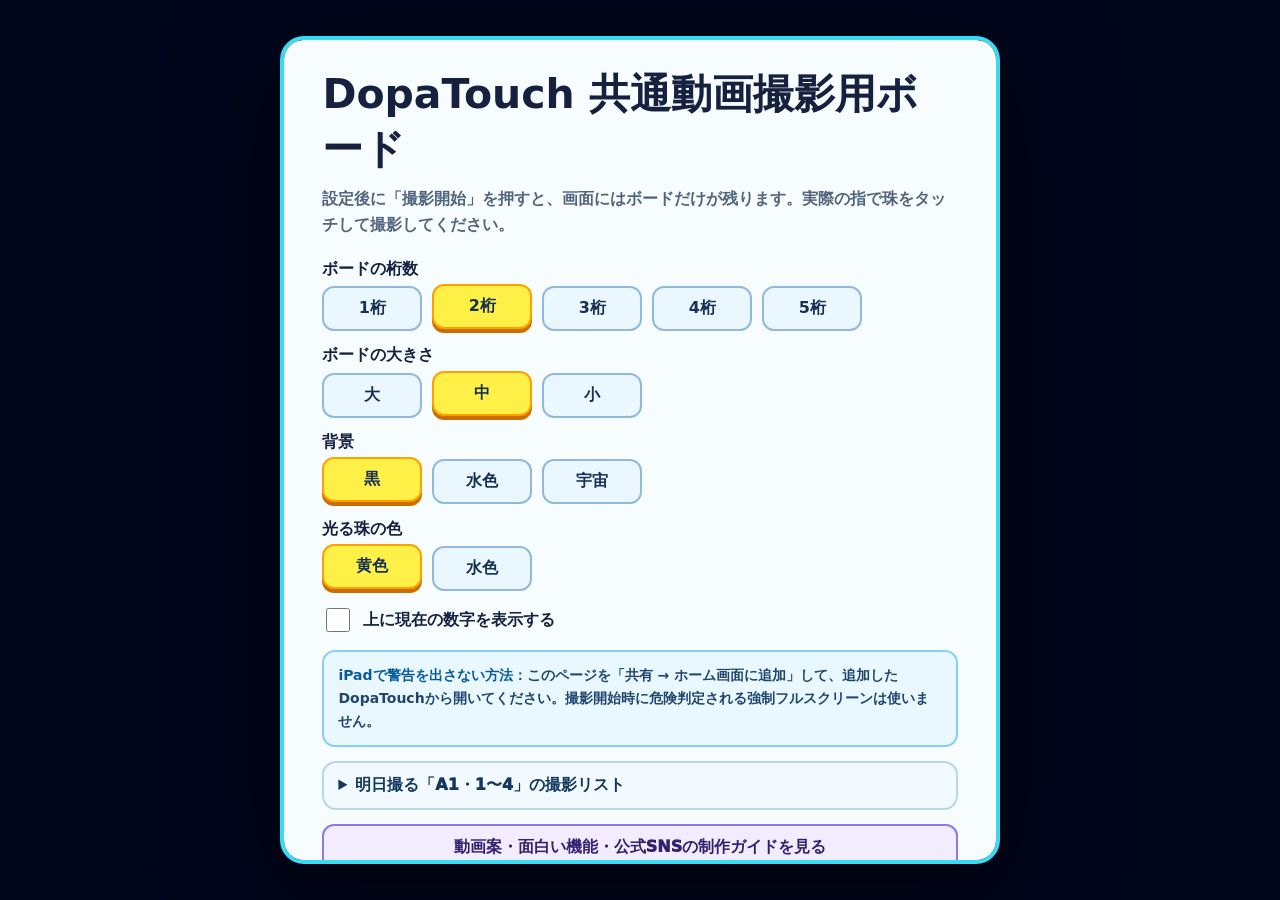
<file: dopa-touch-a1/video-board.html>
<!doctype html>
<html lang="ja">
<head>
  <meta charset="utf-8">
  <meta name="viewport" content="width=device-width,initial-scale=1,maximum-scale=1,user-scalable=no,viewport-fit=cover">
  <meta name="theme-color" content="#000000">
  <meta name="mobile-web-app-capable" content="yes">
  <meta name="apple-mobile-web-app-capable" content="yes">
  <meta name="apple-mobile-web-app-status-bar-style" content="black">
  <meta name="apple-mobile-web-app-title" content="DopaTouch Board">
  <title>DopaTouch 共通動画撮影用ボード</title>
  <link rel="manifest" href="manifest.webmanifest">
  <link rel="apple-touch-icon" href="icon-192.png">
  <style>
    :root{--columns:2;--column-width:17vw;--board-extra:4vw;--board-max:94vw;--board-height:82vh;--active1:#ffe51f;--active2:#ffb400;--back:#000;--panel:#000;--dark:#292929;--line:#333}
    *{box-sizing:border-box;-webkit-tap-highlight-color:transparent}
    html,body{width:100%;height:100%;margin:0;overflow:hidden;touch-action:none;-webkit-touch-callout:none}
    body{font-family:"Hiragino Maru Gothic ProN","Yu Gothic",Meiryo,system-ui,sans-serif;background:#020617;color:white;user-select:none;-webkit-user-select:none}
    button{font:inherit}
    .stage{position:fixed;inset:0;display:grid;place-items:center;background:var(--back);overflow:hidden;isolation:isolate}
    .stage.space{background:radial-gradient(circle at 12% 18%,#fff 0 1px,transparent 2px),radial-gradient(circle at 73% 12%,#9bdfff 0 1px,transparent 2px),radial-gradient(circle at 40% 77%,#fff 0 1px,transparent 2px),radial-gradient(ellipse at 50% 44%,#182b63,#080e28 62%,#02030c);background-size:77px 83px,103px 91px,121px 107px,auto}
    .stage.blue{background:#67aef1}
    .stage[data-size="large"]{--column-width:18.5vw;--board-extra:4.5vw;--board-max:98vw;--board-height:90vh}
    .stage[data-size="medium"]{--column-width:17vw;--board-extra:4vw;--board-max:94vw;--board-height:82vh}
    .stage[data-size="small"]{--column-width:13.5vw;--board-extra:3vw;--board-max:78vw;--board-height:68vh}
    .recording-board{position:relative;width:min(calc(var(--columns) * var(--column-width) + var(--board-extra)),var(--board-max));height:min(var(--board-height),920px);display:grid;grid-template-columns:repeat(var(--columns),1fr);gap:min(1.2vw,18px);padding:min(1vw,16px);background:var(--panel);border-radius:min(1.3vw,20px);box-shadow:0 2vh 5vw rgba(0,0,0,.34)}
    .recording-board:before{content:"";position:absolute;z-index:5;left:3%;right:3%;top:21.45%;height:min(1.5vh,15px);background:var(--line);box-shadow:0 .25vh .4vh rgba(0,0,0,.5);transform:translateY(-50%)}
    .column{position:relative;display:grid;grid-template-rows:1fr 4fr;gap:1vh}
    .column:before{content:"";position:absolute;left:50%;top:2%;bottom:1%;width:max(3px,.22vw);background:#3a3a3a;transform:translateX(-50%)}
    .column.units:after{content:"";position:absolute;z-index:8;left:50%;top:21.45%;width:min(1.1vw,14px);aspect-ratio:1;border-radius:50%;background:#ff1212;transform:translate(-50%,-50%);box-shadow:0 0 .6vw #ff3a3a}
    .upper,.lower{display:flex;align-items:center;justify-content:center}
    .lower{flex-direction:column;justify-content:space-around}
    .bead{position:relative;z-index:4;width:94%;min-height:12.5vh;border:2px solid #111;border-radius:50%;padding:0;background:var(--dark);box-shadow:inset 0 .6vh .6vh rgba(255,255,255,.05),inset 0 -.7vh .8vh rgba(0,0,0,.28),0 .35vh .4vh rgba(0,0,0,.55);cursor:pointer;touch-action:none;transition:transform .06s,filter .06s,background .1s,box-shadow .1s}
    .bead:after{content:"";position:absolute;left:18%;right:18%;top:10%;height:18%;border-radius:50%;background:rgba(255,255,255,.08)}
    .bead.on{background:linear-gradient(var(--active1),var(--active2));box-shadow:inset 0 .7vh .65vh rgba(255,255,255,.65),inset 0 -.9vh .9vh rgba(255,90,0,.18),0 0 1.4vw color-mix(in srgb,var(--active1) 72%,transparent)}
    .bead[data-value="5"].on{background:linear-gradient(#ff5656,#c90000);box-shadow:inset 0 .7vh .65vh rgba(255,255,255,.68),inset 0 -.9vh .9vh rgba(90,0,0,.35),0 0 1.5vw rgba(255,30,30,.9)}
    .bead.pressed{transform:scale(.9);filter:brightness(1.24)}
    .values{position:absolute;z-index:10;top:2vh;left:50%;width:min(calc(var(--columns) * var(--column-width) + var(--board-extra)),var(--board-max));transform:translateX(-50%);display:grid;grid-template-columns:repeat(var(--columns),1fr);text-align:center;font-size:min(7vw,82px);font-weight:900;font-variant-numeric:tabular-nums;text-shadow:0 .4vh .4vh rgba(0,0,0,.45)}
    .values[hidden]{display:none}
    .hot-corner{position:absolute;z-index:20;left:0;top:0;width:7vw;height:12vh;opacity:0}
    .setup{position:fixed;inset:0;z-index:50;display:grid;place-items:center;padding:3vh 3vw;background:rgba(1,7,31,.9);backdrop-filter:blur(12px)}
    .setup[hidden]{display:none}
    .card{width:min(720px,88vw);max-height:92vh;overflow:auto;padding:3vh 3vw;border:4px solid #38dcf2;border-radius:24px;color:#15213e;background:#f7fcff;box-shadow:0 3vh 8vw rgba(0,0,0,.55)}
    h1{margin:0 0 1vh;font-size:clamp(24px,3.2vw,44px)}
    .lead{margin:0 0 2.2vh;color:#53657c;line-height:1.65;font-weight:700}
    .option{margin:1.6vh 0}.option strong{display:block;margin-bottom:.7vh}
    .choices{display:flex;flex-wrap:wrap;gap:10px}
    .choice{min-width:100px;padding:10px 17px;border:2px solid #91b9de;border-radius:12px;color:#163153;background:#eaf7ff;font-weight:900;cursor:pointer}
    .choice.selected{border-color:#ff9f00;background:#fff047;box-shadow:0 4px 0 #c96e00;transform:translateY(-2px)}
    .check{display:flex;align-items:center;gap:10px;margin:1.4vh 0;font-weight:900}.check input{width:24px;height:24px;accent-color:#16bdd9}
    .start{width:100%;margin-top:2vh;padding:14px;border:3px solid #0879c9;border-radius:14px;color:#08204f;background:linear-gradient(#30dced,#13bedf);box-shadow:0 6px 0 #07579e;font-size:clamp(22px,3vw,38px);font-weight:1000;cursor:pointer}
    .small{margin-top:1.6vh;color:#687a8f;font-size:13px;line-height:1.6}
    .ipad-tip{margin:1.6vh 0;padding:12px 14px;border:2px solid #88cdf5;border-radius:13px;color:#21466d;background:#e9f7ff;font-size:14px;font-weight:800;line-height:1.65}
    .ipad-tip strong{color:#075b9c}
    details{margin-top:1.6vh;border:2px solid #b6d8ed;border-radius:14px;background:#f3faff;overflow:hidden}
    summary{padding:12px 14px;color:#12385d;font-weight:1000;cursor:pointer}
    .shoot-list{margin:0;padding:4px 24px 16px 42px;color:#425d76;font-size:14px;font-weight:750;line-height:1.75}
    .shoot-list strong{color:#152f50}
    .guide-link{display:block;margin-top:14px;padding:11px 14px;border:2px solid #8f79e8;border-radius:12px;color:#352070;background:#f1edff;text-align:center;font-weight:1000;text-decoration:none}
    .countdown{position:fixed;inset:0;z-index:60;display:grid;place-items:center;color:#fff72f;background:#000;font:1000 min(24vw,250px)/1 Arial Black,sans-serif;text-shadow:0 0 3vw #ff6b00;animation:pop .6s ease-out}
    .countdown[hidden]{display:none}
    @keyframes pop{from{transform:scale(.3);opacity:0}70%{transform:scale(1.18)}to{transform:scale(1);opacity:1}}
    @media (orientation:portrait){.stage[data-size="large"]{--column-width:26vw;--board-extra:8vw;--board-max:98vw;--board-height:80vh}.stage[data-size="medium"]{--column-width:24vw;--board-extra:8vw;--board-max:92vw;--board-height:72vh}.stage[data-size="small"]{--column-width:18vw;--board-extra:6vw;--board-max:76vw;--board-height:58vh}.bead{min-height:9.5vh}.stage:after{content:"横向きにすると撮影しやすいよ";position:absolute;top:2vh;left:50%;transform:translateX(-50%);font-weight:900;opacity:.6}}
  </style>
</head>
<body>
  <main class="stage" id="stage" data-size="medium">
    <div class="values" id="values" hidden></div>
    <div class="recording-board" id="board" aria-label="全ステージ共通の固定珠ボード"></div>
    <button class="hot-corner" id="hotCorner" aria-label="長押しで撮影設定"></button>
  </main>

  <section class="setup" id="setup">
    <div class="card">
      <h1>DopaTouch 共通動画撮影用ボード</h1>
      <p class="lead">設定後に「撮影開始」を押すと、画面にはボードだけが残ります。実際の指で珠をタッチして撮影してください。</p>
      <div class="option"><strong>ボードの桁数</strong><div class="choices" data-group="digits"><button class="choice" data-value="1">1桁</button><button class="choice selected" data-value="2">2桁</button><button class="choice" data-value="3">3桁</button><button class="choice" data-value="4">4桁</button><button class="choice" data-value="5">5桁</button></div></div>
      <div class="option"><strong>ボードの大きさ</strong><div class="choices" data-group="size"><button class="choice" data-value="large">大</button><button class="choice selected" data-value="medium">中</button><button class="choice" data-value="small">小</button></div></div>
      <div class="option"><strong>背景</strong><div class="choices" data-group="background"><button class="choice selected" data-value="black">黒</button><button class="choice" data-value="blue">水色</button><button class="choice" data-value="space">宇宙</button></div></div>
      <div class="option"><strong>光る珠の色</strong><div class="choices" data-group="color"><button class="choice selected" data-value="yellow">黄色</button><button class="choice" data-value="blue">水色</button></div></div>
      <label class="check"><input type="checkbox" id="showValues">上に現在の数字を表示する</label>
      <div class="ipad-tip"><strong>iPadで警告を出さない方法：</strong>このページを「共有 → ホーム画面に追加」して、追加したDopaTouchから開いてください。撮影開始時に危険判定される強制フルスクリーンは使いません。</div>
      <details>
        <summary>明日撮る「A1・1〜4」の撮影リスト</summary>
        <ol class="shoot-list">
          <li><strong>0の状態</strong>を1秒映す</li>
          <li>下の1番目を押して<strong>1</strong></li>
          <li>下の2番目を押して<strong>2</strong></li>
          <li>下の3番目を押して<strong>3</strong></li>
          <li>下の4番目を押して<strong>4（4珠すべて点灯）</strong></li>
          <li>4の状態で一番上を押し、<strong>4珠すべて消える</strong>ところを撮る</li>
          <li>4の状態で上から2番目を押し、<strong>上側3珠が消えて1が残る</strong>ところを撮る</li>
          <li>各操作は5〜10秒の短い素材でも撮る（あとで編集しやすい）</li>
        </ol>
      </details>
      <a class="guide-link" href="production-guide.html" target="_blank" rel="noopener">動画案・面白い機能・公式SNSの制作ガイドを見る</a>
      <button class="start" id="startRecording">撮影開始</button>
      <p class="small">撮影中：左上を1秒長押しすると、この設定画面へ戻ります。パソコンではRキーで珠をリセットできます。撮影中は対応端末で画面の自動消灯を防ぎます。</p>
    </div>
  </section>
  <div class="countdown" id="countdown" hidden>3</div>

  <script>
    (()=>{
      'use strict';
      const board=document.getElementById('board'),stage=document.getElementById('stage'),setup=document.getElementById('setup'),values=document.getElementById('values'),countdown=document.getElementById('countdown');
      const pointers=new Map();
      let audio=null,recording=false,cornerTimer=null,wakeLock=null;
      const settings={background:'black',color:'yellow',digits:2,size:'medium'};
      function beadHTML(column,value,index){return `<button class="bead" data-column="${column}" data-value="${value}" data-index="${index}" aria-pressed="false" aria-label="${value===5?'5の珠':`${index+1}番目の1珠`}"></button>`}
      function renderBoard(digits){const count=Math.max(1,Math.min(5,Number(digits)||2));pointers.clear();board.innerHTML='';values.innerHTML='';document.documentElement.style.setProperty('--columns',String(count));for(let column=0;column<count;column++){board.insertAdjacentHTML('beforeend',`<section class="column${column===count-1?' units':''}" data-column="${column}"><div class="upper">${beadHTML(column,5,0)}</div><div class="lower">${[0,1,2,3].map(index=>beadHTML(column,1,index)).join('')}</div></section>`);values.insertAdjacentHTML('beforeend','<span>0</span>')}update()}
      function setBead(bead,on){bead.classList.toggle('on',on);bead.setAttribute('aria-pressed',String(on))}
      function update(){const result=[...board.querySelectorAll('.column')].map(column=>[...column.querySelectorAll('.bead.on')].reduce((sum,bead)=>sum+Number(bead.dataset.value),0));[...values.children].forEach((output,index)=>output.textContent=String(result[index]))}
      function reset(){board.querySelectorAll('.bead').forEach(bead=>{setBead(bead,false);bead.classList.remove('pressed')});pointers.clear();update();tap(360)}
      function toggle(bead){if(Number(bead.dataset.value)===5)setBead(bead,!bead.classList.contains('on'));else{const column=bead.closest('.column'),lower=[...column.querySelectorAll('.bead[data-value="1"]')],index=Number(bead.dataset.index),count=lower.filter(item=>item.classList.contains('on')).length,next=index<count?index:index+1;lower.forEach((item,itemIndex)=>setBead(item,itemIndex<next))}update();tap(650)}
      function tap(frequency){try{const AudioEngine=window.AudioContext||window.webkitAudioContext;audio=audio||new AudioEngine();const oscillator=audio.createOscillator(),gain=audio.createGain(),now=audio.currentTime;oscillator.frequency.value=frequency;gain.gain.setValueAtTime(.18,now);gain.gain.exponentialRampToValueAtTime(.001,now+.07);oscillator.connect(gain).connect(audio.destination);oscillator.start(now);oscillator.stop(now+.08)}catch(_){}}
      async function keepScreenAwake(){if(!('wakeLock' in navigator)||wakeLock)return;try{wakeLock=await navigator.wakeLock.request('screen');wakeLock.addEventListener('release',()=>{wakeLock=null},{once:true})}catch(_){wakeLock=null}}
      async function releaseScreenAwake(){if(!wakeLock)return;const lock=wakeLock;wakeLock=null;try{await lock.release()}catch(_){}}
      board.addEventListener('pointerdown',event=>{const bead=event.target.closest('.bead');if(!bead||pointers.has(event.pointerId))return;event.preventDefault();pointers.set(event.pointerId,{bead,x:event.clientX,y:event.clientY,moved:false});bead.classList.add('pressed');try{bead.setPointerCapture(event.pointerId)}catch(_){}});
      board.addEventListener('pointermove',event=>{const point=pointers.get(event.pointerId);if(!point)return;if(Math.hypot(event.clientX-point.x,event.clientY-point.y)>14){point.moved=true;point.bead.classList.remove('pressed')}});
      function finish(event,cancelled=false){const point=pointers.get(event.pointerId);if(!point)return;point.bead.classList.remove('pressed');if(!cancelled&&!point.moved){toggle(point.bead);if(navigator.vibrate)navigator.vibrate(15)}pointers.delete(event.pointerId)}
      board.addEventListener('pointerup',finish);board.addEventListener('pointercancel',event=>finish(event,true));
      document.querySelectorAll('.choices').forEach(group=>group.addEventListener('click',event=>{const button=event.target.closest('.choice');if(!button)return;group.querySelectorAll('.choice').forEach(item=>item.classList.remove('selected'));button.classList.add('selected');settings[group.dataset.group]=button.dataset.value}));
      function applySettings(){renderBoard(settings.digits);stage.className=`stage ${settings.background==='black'?'':settings.background}`;stage.dataset.size=settings.size;if(settings.color==='blue'){document.documentElement.style.setProperty('--active1','#bffaff');document.documentElement.style.setProperty('--active2','#079ee5')}else{document.documentElement.style.setProperty('--active1','#ffe51f');document.documentElement.style.setProperty('--active2','#ffb400')}values.hidden=!document.getElementById('showValues').checked}
      document.getElementById('startRecording').addEventListener('click',async()=>{applySettings();reset();await keepScreenAwake();setup.hidden=true;countdown.hidden=false;let number=3;countdown.textContent=number;const timer=setInterval(()=>{number--;if(number<=0){clearInterval(timer);countdown.hidden=true;recording=true;return}countdown.textContent=number},650)});
      async function returnToSetup(){recording=false;setup.hidden=false;reset();await releaseScreenAwake()}
      const corner=document.getElementById('hotCorner');corner.addEventListener('pointerdown',()=>{if(!recording)return;cornerTimer=setTimeout(returnToSetup,1000)});['pointerup','pointercancel','pointerleave'].forEach(type=>corner.addEventListener(type,()=>clearTimeout(cornerTimer)));
      window.addEventListener('keydown',event=>{if(event.key.toLowerCase()==='r')reset();if(event.key==='Escape')returnToSetup()});
      window.addEventListener('blur',()=>{board.querySelectorAll('.pressed').forEach(bead=>bead.classList.remove('pressed'));pointers.clear()});
      document.addEventListener('visibilitychange',()=>{if(document.visibilityState==='visible'&&recording)keepScreenAwake()});
      document.addEventListener('gesturestart',event=>event.preventDefault(),{passive:false});document.addEventListener('touchmove',event=>{if(event.touches.length>1)event.preventDefault()},{passive:false});
      renderBoard(settings.digits);
    })();
  </script>
</body>
</html>
</file>
